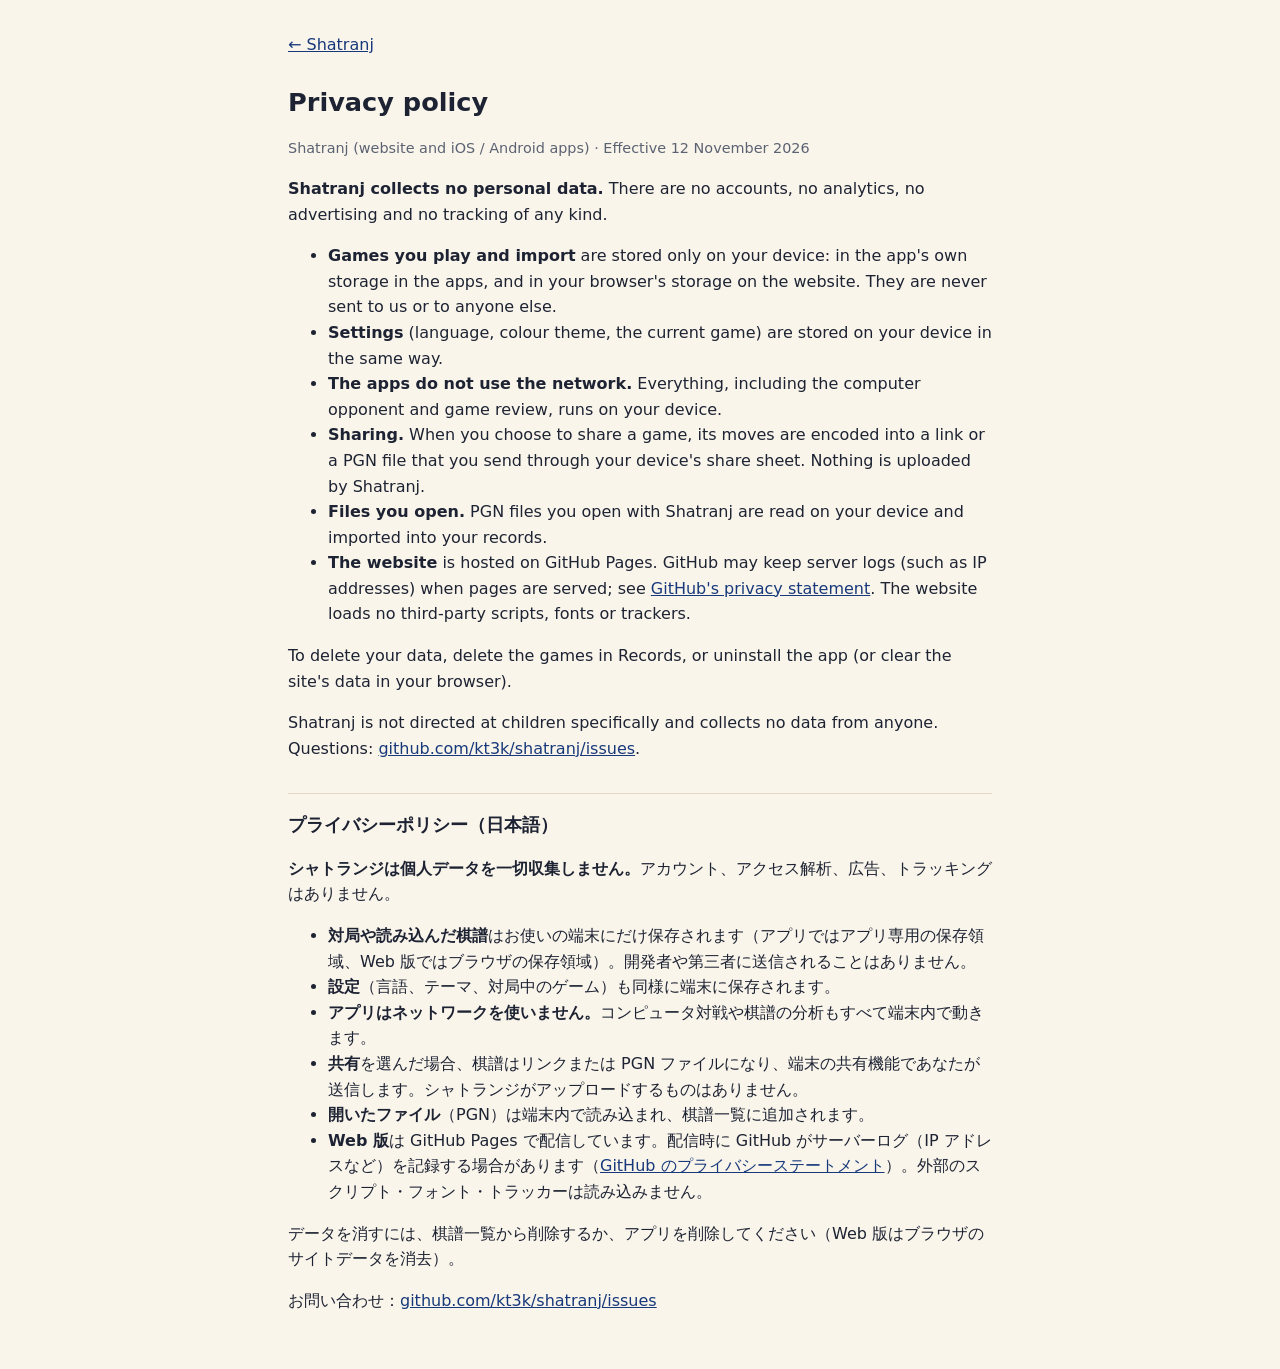
<file: static/privacy.html>
<!doctype html>
<html lang="en">
  <head>
    <meta charset="utf-8" />
    <meta name="viewport"
      content="width=device-width, initial-scale=1, viewport-fit=cover" />
    <meta http-equiv="Content-Security-Policy"
      content="default-src 'self'; script-src 'self'; style-src 'self'; img-src 'self'; base-uri 'none'; form-action 'none'; object-src 'none'" />
    <title>Privacy policy · Shatranj</title>
    <link rel="icon" href="favicon.svg" type="image/svg+xml" />
    <script src="theme.js"></script>
    <link rel="stylesheet" href="legal.css" />
  </head>
  <body>
    <main>
      <a class="back" href="index.html">← Shatranj</a>
      <h1>Privacy policy</h1>
      <p
        class="muted">Shatranj (website and iOS / Android apps) · Effective 12 November 2026</p>

      <p><strong>Shatranj collects no personal data.</strong> There are no accounts, no analytics, no advertising and no tracking of any kind.</p>
      <ul>
        <li><strong>Games you play and import</strong> are stored only on your device: in the app's own storage in the apps, and in your browser's storage on the website. They are never sent to us or to anyone else.</li>
        <li><strong>Settings</strong> (language, colour theme, the current game) are stored on your device in the same way.</li>
        <li><strong>The apps do not use the network.</strong> Everything, including the computer opponent and game review, runs on your device.</li>
        <li><strong>Sharing.</strong> When you choose to share a game, its moves are encoded into a link or a PGN file that you send through your device's share sheet. Nothing is uploaded by Shatranj.</li>
        <li><strong>Files you open.</strong> PGN files you open with Shatranj are read on your device and imported into your records.</li>
        <li><strong>The website</strong> is hosted on GitHub Pages. GitHub may keep server logs (such as IP addresses) when pages are served; see <a href="https://docs.github.com/en/site-policy/privacy-policies/github-general-privacy-statement">GitHub's privacy statement</a>. The website loads no third-party scripts, fonts or trackers.</li>
      </ul>
      <p>To delete your data, delete the games in Records, or uninstall the app (or clear the site's data in your browser).</p>
      <p>Shatranj is not directed at children specifically and collects no data from anyone. Questions: <a href="https://github.com/kt3k/shatranj/issues">github.com/kt3k/shatranj/issues</a>.</p>

      <h2 lang="ja">プライバシーポリシー（日本語）</h2>
      <div lang="ja">
        <p><strong>シャトランジは個人データを一切収集しません。</strong>アカウント、アクセス解析、広告、トラッキングはありません。</p>
        <ul>
          <li><strong>対局や読み込んだ棋譜</strong>はお使いの端末にだけ保存されます（アプリではアプリ専用の保存領域、Web 版ではブラウザの保存領域）。開発者や第三者に送信されることはありません。</li>
          <li><strong>設定</strong>（言語、テーマ、対局中のゲーム）も同様に端末に保存されます。</li>
          <li><strong>アプリはネットワークを使いません。</strong>コンピュータ対戦や棋譜の分析もすべて端末内で動きます。</li>
          <li><strong>共有</strong>を選んだ場合、棋譜はリンクまたは PGN ファイルになり、端末の共有機能であなたが送信します。シャトランジがアップロードするものはありません。</li>
          <li><strong>開いたファイル</strong>（PGN）は端末内で読み込まれ、棋譜一覧に追加されます。</li>
          <li><strong>Web 版</strong>は GitHub Pages で配信しています。配信時に GitHub がサーバーログ（IP アドレスなど）を記録する場合があります（<a href="https://docs.github.com/ja/site-policy/privacy-policies/github-general-privacy-statement">GitHub のプライバシーステートメント</a>）。外部のスクリプト・フォント・トラッカーは読み込みません。</li>
        </ul>
        <p>データを消すには、棋譜一覧から削除するか、アプリを削除してください（Web 版はブラウザのサイトデータを消去）。</p>
        <p>お問い合わせ：<a href="https://github.com/kt3k/shatranj/issues">github.com/kt3k/shatranj/issues</a></p>
      </div>
    </main>
  </body>
</html>
</file>
<file: static/legal.css>
/* Shared look of the privacy policy and licences pages. */
:root {
  color-scheme: light;
  --bg: #faf5eb;
  --fg: #1d2333;
  --muted: #5b6272;
  --rule: #e2d8c3;
  --accent: #17397b;
}
/* theme.js sets .dark from the saved choice or the system setting. */
html.dark {
  color-scheme: dark;
  --bg: #090f1c;
  --fg: #e8e4da;
  --muted: #a3a9b8;
  --rule: #263049;
  --accent: #e8b85a;
}
body {
  margin: 0;
  background: var(--bg);
  color: var(--fg);
  font: 16px/1.6 system-ui, -apple-system, "Segoe UI", sans-serif;
}
main {
  max-width: 44rem;
  margin: 0 auto;
  padding: max(1.5rem, env(safe-area-inset-top)) max(1.25rem,
    env(safe-area-inset-right))
    max(2.5rem, env(safe-area-inset-bottom)) max(1.25rem,
    env(safe-area-inset-left));
}
a {
  color: var(--accent);
}
.back {
  display: inline-block;
  margin-bottom: 1rem;
  padding: 0.5rem 0;
}
h1 {
  font-size: 1.6rem;
  margin: 0 0 0.25rem;
}
h2 {
  font-size: 1.15rem;
  margin: 2rem 0 0.5rem;
  padding-top: 1rem;
  border-top: 1px solid var(--rule);
}
.muted {
  color: var(--muted);
  font-size: 0.9rem;
}
pre {
  white-space: pre-wrap;
  overflow-wrap: anywhere;
  font-size: 0.8rem;
  line-height: 1.45;
  color: var(--muted);
  background: color-mix(in oklab, var(--rule) 35%, transparent);
  padding: 0.75rem;
  border-radius: 8px;
}
</file>
